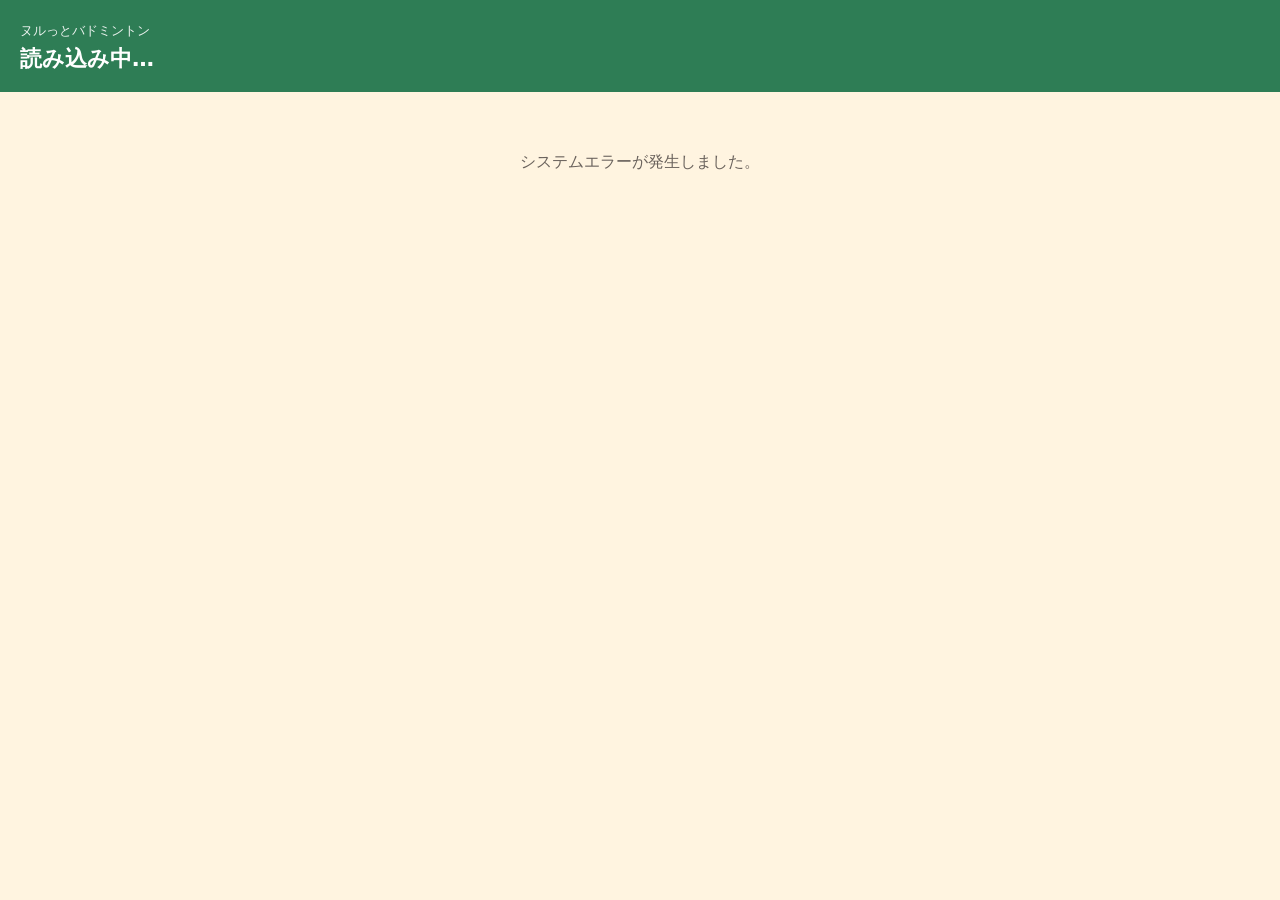
<file: index.html>
<!doctype html>
<html lang="ja">
<head>
<meta charset="utf-8">
<meta name="viewport" content="width=device-width, initial-scale=1, viewport-fit=cover">
<title>ラクっとバドミントン</title>
<link rel="stylesheet" href="style.css?v=7">
<script charset="utf-8" src="https://static.line-scdn.net/liff/edge/2/sdk.js"></script>
<script src="config.js?v=7"></script>
<script src="common.js?v=7"></script>
</head>
<body>
<header class="top">
  <div class="club" id="club"></div>
  <h1 id="title">読み込み中…</h1>
</header>

<div id="loading">読み込み中…</div>

<main id="app" hidden>
  <div id="error" class="msg err" hidden></div>
  <div id="view"></div>
</main>

<script>
(function () {
  const { C, api, userError, errMsg, initLiff, day, hm, range, esc, $, showError, genderTag } = App;
  const TITLES = { join: '参加登録', next: '次回開催日時', profile: 'プロフィール' };
  let page = 'join';
  let state = null;
  let pollTimer = null;

  $('club').textContent = C.CIRCLE_NAME;

  /* ---------------- 表示パーツ ---------------- */

  function eventCard(ev, label) {
    return `<div class="event-card">
      <div class="label">${esc(label)}</div>
      <div class="date">${esc(range(ev))}</div>
      <div class="place">${esc(ev.place)}</div>
    </div>`;
  }

  function waitingText(ev) {
    return `次回の開催日は${esc(day(ev.start))} ${esc(hm(ev.start))}〜${esc(hm(ev.end))}。<br>
      場所は${esc(ev.place)}です。<br>
      開催30分前（${esc(hm(ev.opensAt))}）になったら「参加」ボタンが表示されます。お待ちください。`;
  }

  const NONE_TEXT = '次回の開催日は未定です。<br>決まり次第こちらでご案内します。';

  function profileForm(p, submitLabel, lead) {
    p = p || {};
    const radio = (name, value, id) =>
      `<input type="radio" name="${name}" id="${id}" value="${value}" ${p[name] === value ? 'checked' : ''}><label for="${id}">${value}</label>`;
    return `
    <div class="card">
      ${lead ? `<div class="muted">${lead}</div>` : ''}
      <div class="row2">
        <div class="field">
          <label class="label" for="f-sei">姓（苗字）<span class="req"> 必須</span></label>
          <input id="f-sei" type="text" maxlength="15" placeholder="例：山田" autocomplete="family-name" value="${esc(p.sei || '')}">
        </div>
        <div class="field">
          <label class="label" for="f-mei">名（名前）<span class="req"> 必須</span></label>
          <input id="f-mei" type="text" maxlength="15" placeholder="例：健" autocomplete="given-name" value="${esc(p.mei || '')}">
        </div>
      </div>
      <div class="field">
        <label class="label" for="f-nick">ニックネーム<span class="req"> 必須</span></label>
        <input id="f-nick" type="text" maxlength="12" placeholder="例：やまけん" autocomplete="nickname" value="${esc(p.nickname || '')}">
        <div class="muted">組み合わせ表や参加者一覧に表示される名前です（12文字まで）</div>
      </div>
      <div class="field">
        <div class="label">性別<span class="req"> 必須</span></div>
        <div class="choices c3">${radio('gender', '男性', 'g1')}${radio('gender', '女性', 'g2')}${radio('gender', '回答しない', 'g3')}</div>
      </div>
      <div class="field">
        <div class="label">バドミントン経験<span class="req"> 必須</span></div>
        <div class="choices c2">${radio('experience', '経験者', 'e1')}${radio('experience', '未経験', 'e2')}</div>
      </div>
      <div class="field" id="years-field" ${p.experience === '経験者' ? '' : 'hidden'}>
        <div class="label">経験年数<span class="req"> 必須</span></div>
        <div class="choices c2">
          ${radio('years', '1年未満', 'y1')}${radio('years', '1〜3年', 'y2')}${radio('years', '3〜5年', 'y3')}${radio('years', '5年以上', 'y4')}
        </div>
      </div>
      <div class="field">
        <label class="label" for="f-hobby">趣味・ひとこと<span class="opt"> 任意</span></label>
        <textarea id="f-hobby" maxlength="100" placeholder="例：キャンプ、ラーメン巡り">${esc(p.hobby || '')}</textarea>
        <div class="counter"><span id="f-count">${(p.hobby || '').length}</span> / 100</div>
      </div>
      <button id="f-submit" class="btn btn-primary" type="button">${esc(submitLabel)}</button>
      <p class="muted center">ニックネーム・性別・趣味は、開催中に参加者どうしで表示されます。<br>姓・名は主催者だけが見られます。経験年数は組み合わせにのみ使います。</p>
    </div>`;
  }

  function bindProfileForm(onSubmit) {
    const val = (n) => (document.querySelector(`input[name="${n}"]:checked`) || {}).value || '';
    document.querySelectorAll('input[name="experience"]').forEach((el) =>
      el.addEventListener('change', () => { $('years-field').hidden = val('experience') !== '経験者'; }));
    $('f-hobby').addEventListener('input', () => { $('f-count').textContent = $('f-hobby').value.length; });
    $('f-submit').addEventListener('click', async () => {
      const data = {
        sei: $('f-sei').value.trim(), mei: $('f-mei').value.trim(), nickname: $('f-nick').value.trim(),
        gender: val('gender'),
        experience: val('experience'), years: val('years'), hobby: $('f-hobby').value.trim(),
      };
      if (!data.sei) return showError('姓（苗字）を入力してください');
      if (!data.mei) return showError('名（名前）を入力してください');
      if (!data.nickname) return showError('ニックネームを入力してください');
      if (!data.gender) return showError('性別を選択してください');
      if (!data.experience) return showError('経験の有無を選択してください');
      if (data.experience === '経験者' && !data.years) return showError('経験年数を選択してください');
      await busy($('f-submit'), '送信中…', () => onSubmit(data));
    });
  }

  function participantsHtml(list) {
    const items = list.map((p) => `
      <div class="person">
        <div class="name">${esc(p.name)} ${genderTag(p.gender)}</div>
        ${p.hobby ? `<div class="hobby">${esc(p.hobby)}</div>` : ''}
      </div>`).join('');
    return `
    <div class="card">
      <div style="display:flex;justify-content:space-between;align-items:center">
        <h2>今日の参加者</h2>
        <div><span class="count-badge">${list.length}</span> 人</div>
      </div>
      <span class="live">自動で更新されます</span>
    </div>
    <div class="list">${items}</div>`;
  }

  /* ---------------- 現在地の取得 ---------------- */

  function getLocation() {
    return new Promise((resolve, reject) => {
      if (!navigator.geolocation) {
        return reject(userError('この端末では位置情報を使えません'));
      }
      navigator.geolocation.getCurrentPosition(
        (pos) => resolve({ lat: pos.coords.latitude, lng: pos.coords.longitude, accuracy: pos.coords.accuracy }),
        (err) => {
          if (err.code === err.PERMISSION_DENIED) {
            reject(userError('位置情報の利用が許可されていません。iPhone：設定 → LINE → 位置情報 →「このAppの使用中のみ許可」。Android：設定 → アプリ → LINE → 権限 → 位置情報 →「許可」。変更後、この画面を開き直してください'));
          } else if (err.code === err.TIMEOUT) {
            reject(userError('現在地を取得できませんでした。入口や窓の近くでもう一度お試しください'));
          } else {
            reject(userError('現在地を取得できませんでした。スマホの位置情報サービスがオンになっているか確認してください'));
          }
        },
        { enableHighAccuracy: true, timeout: 15000, maximumAge: 0 }
      );
    });
  }

  async function joinWithLocation() {
    const location = await getLocation();
    state = await api('join', { location });
    renderJoin();
  }

  async function busy(btn, label, fn) {
    const orig = btn.textContent;
    btn.disabled = true; btn.textContent = label; showError('');
    try { await fn(); }
    catch (e) { showError(e); btn.disabled = false; btn.textContent = orig; }
  }

  /* ---------------- 各ページ ---------------- */

  function renderJoin() {
    const s = state, v = $('view');
    stopPoll();

    if (s.phase === 'none') {
      v.innerHTML = `<div class="card center"><div class="big-msg">${NONE_TEXT}</div></div>`;
      return;
    }
    if (s.phase === 'waiting') {
      v.innerHTML = `${eventCard(s.event, '次回の開催')}
        <div class="card"><div class="big-msg">${waitingText(s.event)}</div></div>`;
      return;
    }

    // ---- 受付中 ----
    if (!s.profile || !s.profile.complete) {
      const lead = s.profile
        ? '登録項目が増えました。姓・名・ニックネームを入力してから参加してください。'
        : 'はじめての方は、最初にプロフィールを登録してください。次回からは「参加」ボタンを押すだけです。<br>参加時に現在地を確認するので、会場の近くで登録してください。';
      v.innerHTML = eventCard(s.event, '本日の開催') + profileForm(s.profile, '登録して参加する', lead);
      bindProfileForm(async (data) => {
        const location = await getLocation(); // 先に位置情報の許可を取る
        await api('saveProfile', { data });
        state = await api('join', { location });
        renderJoin();
      });
      return;
    }

    if (!s.joined) {
      v.innerHTML = `${eventCard(s.event, '本日の開催')}
        <div class="card center">
          <div class="muted">${esc(s.profile.nickname)} さん、ようこそ！</div>
          <button id="join" class="join-btn" type="button">参加</button>
          <div class="muted">押すと現在地を確認して、今日の参加者として登録します。<br>会場の近くで押してください（位置情報は保存しません）</div>
        </div>`;
      $('join').addEventListener('click', () => busy($('join'), '確認中', joinWithLocation));
      return;
    }

    v.innerHTML = `<div class="msg ok">参加を受け付けました。楽しんでいきましょう！</div>
      ${eventCard(s.event, '本日の開催')}
      <div id="plist">${participantsHtml(s.participants || [])}</div>`;
    startPoll();
  }

  function renderNext() {
    const s = state, v = $('view');
    if (!s.event) {
      v.innerHTML = `<div class="card center"><div class="big-msg">${NONE_TEXT}</div></div>`;
      return;
    }
    const note = s.phase === 'open'
      ? (s.joined ? 'この開催には参加済みです。' : '現在、参加受付中です。メニューの「参加登録」から参加してください。')
      : `参加受付は開催30分前（${esc(day(s.event.opensAt))} ${esc(hm(s.event.opensAt))}）から始まります。`;
    v.innerHTML = `${eventCard(s.event, s.phase === 'open' ? '本日の開催' : '次回の開催')}
      <div class="card"><div class="big-msg" style="font-size:16px">${note}</div></div>`;
  }

  function renderProfile() {
    const s = state, v = $('view');
    v.innerHTML = profileForm(s.profile, s.profile ? '変更を保存する' : '登録する',
      s.profile ? '登録内容を変更できます。' : 'まだプロフィールが登録されていません。');
    bindProfileForm(async (data) => {
      state = await api('saveProfile', { data });
      v.innerHTML = `<div class="msg ok">保存しました。</div>
        <button id="close" class="btn btn-primary" type="button">閉じる</button>`;
      $('close').addEventListener('click', () => (liff.isInClient() ? liff.closeWindow() : renderProfile()));
    });
  }

  function render() {
    $('title').textContent = TITLES[page];
    ({ join: renderJoin, next: renderNext, profile: renderProfile })[page]();
  }

  /* ---------------- 参加者一覧の自動更新 ---------------- */

  function startPoll() {
    stopPoll();
    pollTimer = setInterval(async () => {
      if (document.visibilityState !== 'visible') return;
      try {
        const s = await api('status');
        const changed = s.phase !== state.phase || s.joined !== state.joined;
        state = s;
        if (changed) return renderJoin();
        $('plist').innerHTML = participantsHtml(s.participants || []);
      } catch (e) { /* 一時的な通信エラーは次回に再試行 */ }
    }, (C.POLL_SECONDS || 20) * 1000);
  }
  function stopPoll() { if (pollTimer) clearInterval(pollTimer); pollTimer = null; }

  /* ---------------- 起動 ---------------- */

  async function main() {
    try {
      if (!(await initLiff(C.LIFF_ID))) return;
      const q = new URLSearchParams(location.search).get('page');
      if (TITLES[q]) page = q;
      state = await api('status');
      $('loading').hidden = true;
      $('app').hidden = false;
      render();
    } catch (e) {
      $('loading').textContent = errMsg(e);
      }
  }
  main();
})();
</script>
</body>
</html>
</file>
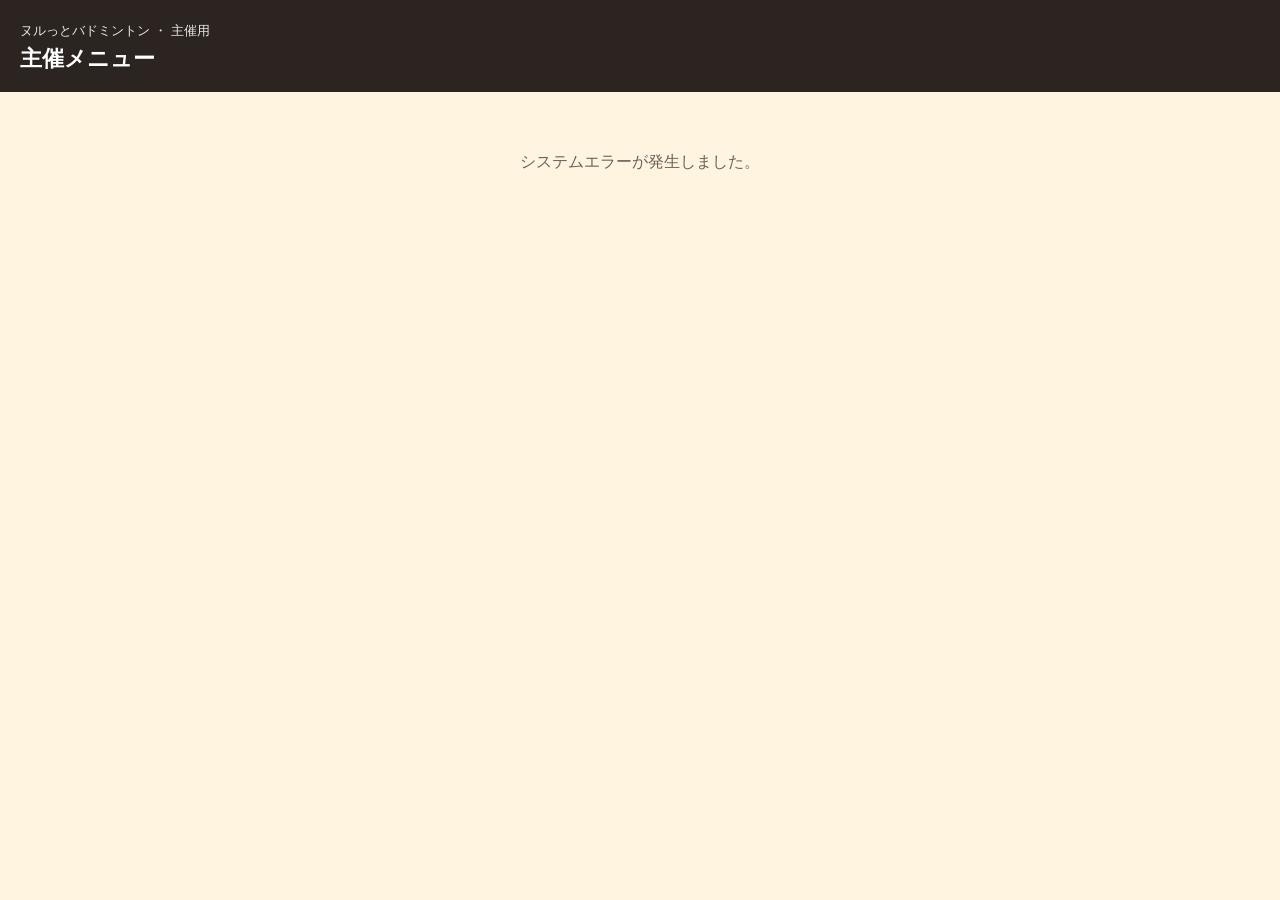
<file: admin.html>
<!doctype html>
<html lang="ja">
<head>
<meta charset="utf-8">
<meta name="viewport" content="width=device-width, initial-scale=1, viewport-fit=cover">
<title>ラクっとバドミントン 主催メニュー</title>
<link rel="stylesheet" href="style.css?v=8">
<script charset="utf-8" src="https://static.line-scdn.net/liff/edge/2/sdk.js"></script>
<script src="qrcode.js?v=8"></script>
<script src="config.js?v=8"></script>
<script src="common.js?v=8"></script>
</head>
<body>
<header class="top admin">
  <div class="club" id="club"></div>
  <h1 id="title">主催メニュー</h1>
</header>

<div id="loading">読み込み中…</div>

<main id="app" hidden>
  <div class="tabs" id="tabs">
    <button type="button" data-page="event">開催設定</button>
    <button type="button" data-page="export">参加者を送る</button>
    <button type="button" data-page="roster">名簿</button>
    <button type="button" data-page="history">過去の開催</button>
  </div>
  <div id="error" class="msg err" hidden></div>
  <div id="view"></div>
</main>

<script>
(function () {
  const { C, api, userError, errMsg, initLiff, day, hm, ymd, range, esc, $, showError, genderTag, confirmDialog } = App;
  const TITLES = { event: '開催設定', export: '参加者を iPad へ送る', roster: '参加者名簿', history: '過去の開催', share: 'iPad へ送る' };
  let page = 'event';
  let events = [];
  let exportCache = null; // { eventId, data }

  $('club').textContent = C.CIRCLE_NAME + ' ・ 主催用';

  async function busy(btn, label, fn) {
    const orig = btn.textContent;
    btn.disabled = true; btn.textContent = label; showError('');
    try { await fn(); }
    catch (e) { showError(e); }
    finally { if (document.body.contains(btn)) { btn.disabled = false; btn.textContent = orig; } }
  }

  function phasePill(e) {
    if (e.phase === 'canceled') return '<span class="pill canceled">中止</span>';
    if (e.phase === 'open') return '<span class="pill open">受付中</span>';
    if (e.past) return '<span class="pill">終了</span>';
    return '<span class="pill">予定</span>';
  }

  /* ================= 開催設定 ================= */

  function renderEvent(editing) {
    const e = editing || {};
    const upcoming = events.filter((x) => !x.past);
    $('view').innerHTML = `
    <div class="card">
      <h2>${editing ? '開催を編集' : '開催を登録'}</h2>
      <div class="field">
        <label class="label" for="ev-date">開催日</label>
        <input id="ev-date" type="date" value="${e.start ? ymd(e.start) : ''}">
      </div>
      <div class="row2">
        <div class="field"><label class="label" for="ev-start">開始</label>
          <input id="ev-start" type="time" step="300" value="${e.start ? hm(e.start) : '18:00'}"></div>
        <div class="field"><label class="label" for="ev-end">終了</label>
          <input id="ev-end" type="time" step="300" value="${e.end ? hm(e.end) : '21:00'}"></div>
      </div>
      <div class="field">
        <label class="label" for="ev-place">開催場所</label>
        <input id="ev-place" type="text" maxlength="60" placeholder="例：札幌市中央体育館" value="${esc(e.place || '')}">
        <div class="muted">施設名か住所を入れると、参加時の位置確認に自動で使われます。</div>
      </div>
      <button id="ev-save" class="btn btn-dark" type="button">${editing ? '変更を保存' : 'この内容で登録'}</button>
      ${editing ? '<button id="ev-cancel-edit" class="btn btn-outline" type="button">編集をやめる</button>' : ''}
      <div class="muted">参加者には、開始30分前になると「参加」ボタンが表示されます。</div>
    </div>
    <div class="card">
      <h2>これからの開催</h2>
      ${upcoming.length ? upcoming.map((x) => `
        <div class="ev-item">
          <div class="when">${esc(range(x))} ${phasePill(x)}</div>
          <div class="muted">📍 ${esc(x.place)} ・ 参加 ${x.count}人</div>
          <div class="muted">${x.venueFound
            ? `位置確認：${esc(x.venueAddress)}`
            : '⚠ 地図で場所が見つからないため、位置確認なしで参加できます。施設名か住所に直すと確認が有効になります'}</div>
          ${x.phase === 'canceled' ? '' : `<div class="actions">
            <button class="btn btn-outline btn-small" data-edit="${esc(x.id)}" type="button">編集</button>
            <button class="btn btn-outline btn-small" data-cancel="${esc(x.id)}" type="button">中止にする</button>
          </div>`}
        </div>`).join('') : '<div class="muted">登録された開催はありません。</div>'}
    </div>`;

    $('ev-save').addEventListener('click', () => busy($('ev-save'), '保存中…', async () => {
      const data = {
        id: e.id || '', date: $('ev-date').value, start: $('ev-start').value,
        end: $('ev-end').value, place: $('ev-place').value.trim(),
      };
      if (!data.date) throw userError('開催日を入力してください');
      if (!data.place) throw userError('開催場所を入力してください');
      events = (await api('saveEvent', { data })).events;
      renderEvent();
      const saved = events.filter((x) => !x.past).find((x) => x.place === data.place);
      const geo = saved && saved.venueFound
        ? `位置確認の基準：${esc(saved.venueAddress)}`
        : '⚠ 地図で場所が見つからなかったため、この開催は位置確認なしで参加できます。';
      $('view').insertAdjacentHTML('afterbegin', `<div class="msg ok">保存しました。<br><span style="font-weight:500">${geo}</span></div>`);
    }));
    if (editing) $('ev-cancel-edit').addEventListener('click', () => renderEvent());

    $('view').querySelectorAll('[data-edit]').forEach((b) => b.addEventListener('click', () => {
      renderEvent(events.find((x) => x.id === b.dataset.edit));
      window.scrollTo(0, 0);
    }));
    $('view').querySelectorAll('[data-cancel]').forEach((b) => b.addEventListener('click', async () => {
      const x = events.find((y) => y.id === b.dataset.cancel);
      const ok = await confirmDialog({
        title: 'この開催を中止にしますか？',
        message: `${range(x)}\n${x.place}`,
        ok: '中止にする',
        danger: true,
      });
      if (!ok) return;
      busy(b, '…', async () => {
        events = (await api('cancelEvent', { eventId: x.id })).events;
        renderEvent();
      });
    }));
  }

  /* ================= iPad へ送る ================= */

  function defaultExportEvent() {
    const live = events.filter((x) => x.phase !== 'canceled');
    return live.find((x) => x.phase === 'open')
      || live.filter((x) => new Date(x.start) <= new Date()).pop()
      || live[0];
  }

  function fileNameOf(data) {
    return `rakutto_${data.event.date}_${data.participants.length}人.json`;
  }

  // QR 用の短い形式（趣味は入れない）
  function compactOf(data) {
    const g = { male: 'm', female: 'f', none: 'n' };
    const y = { none: 0, lt1: 1, '1to3': 2, '3to5': 3, gte5: 4 };
    return JSON.stringify({
      v: 1,
      e: { id: data.event.external_event_id, d: data.event.date, s: data.event.start, t: data.event.end, p: data.event.place },
      m: data.participants.map((p) => [p.id, p.display_name, g[p.gender] || 'n', p.experience === 'experienced' ? (y[p.experience_years] || 0) : 0]),
    });
  }

  async function shareJson(data) {
    const file = new File([JSON.stringify(data, null, 2)], fileNameOf(data), { type: 'application/json' });
    if (navigator.canShare && navigator.canShare({ files: [file] })) {
      await navigator.share({ files: [file], title: fileNameOf(data) });
      return true;
    }
    return false;
  }

  async function renderExport() {
    const list = events.filter((x) => x.phase !== 'canceled');
    if (!list.length) {
      $('view').innerHTML = '<div class="card"><div class="muted">送れる開催がありません。先に「開催設定」で開催を登録してください。</div></div>';
      return;
    }
    const cur = (exportCache && list.find((x) => x.id === exportCache.eventId)) || defaultExportEvent();
    $('view').innerHTML = `
    <div class="card">
      <div class="field">
        <label class="label" for="ex-event">開催回</label>
        <select id="ex-event">${list.map((x) => `<option value="${esc(x.id)}" ${x.id === cur.id ? 'selected' : ''}>${esc(range(x))}（${x.count}人）</option>`).join('')}</select>
      </div>
      <div id="ex-summary" class="muted">参加者を読み込み中…</div>
      <button id="ex-airdrop" class="btn btn-dark" type="button" disabled>AirDrop で iPad に送る</button>
      <button id="ex-qr" class="btn btn-outline" type="button" disabled>QRコードを表示</button>
      <div class="actions-row">
        <button id="ex-reload" class="btn btn-outline btn-small" type="button">最新の参加者に更新</button>
        <button id="ex-add" class="btn btn-outline btn-small" type="button">＋ 参加者を手動で追加</button>
      </div>
    </div>
    <div id="ex-qr-area"></div>
    <div id="ex-list" class="list"></div>`;

    const load = async () => {
      const id = $('ex-event').value;
      $('ex-airdrop').disabled = $('ex-qr').disabled = true;
      $('ex-qr-area').innerHTML = '';
      $('ex-summary').textContent = '参加者を読み込み中…';
      try {
        show(id, (await api('exportData', { eventId: id })).data);
      } catch (e) { showError(e); }
    };

    const show = (id, data) => {
      exportCache = { eventId: id, data };
      $('ex-summary').innerHTML = `<b>${data.participants.length}人</b>の参加者を送ります。<br>ファイル名：${esc(fileNameOf(data))}`;
      $('ex-list').innerHTML = data.participants.map((p) => `
        <div class="person person-row">
          <div><div class="name">${esc(p.display_name)} <span class="muted">${esc(p.name)}</span></div>
          <div class="hobby">${{ male: '男性', female: '女性', none: '—' }[p.gender]} ・ ${p.experience === 'experienced' ? '経験者' : '未経験'}</div></div>
          <button class="btn btn-outline btn-small" data-remove="${esc(p.id)}" type="button">取消</button>
        </div>`).join('');
      $('ex-airdrop').disabled = $('ex-qr').disabled = false;
      $('ex-list').querySelectorAll('[data-remove]').forEach((b) => b.addEventListener('click', async () => {
        const p = data.participants.find((x) => x.id === b.dataset.remove);
        const ok = await confirmDialog({
          title: `${p.display_name} さんの参加を取り消しますか？`,
          message: 'この開催の参加者から外します（名簿からは消えません）。',
          ok: '取り消す', danger: true,
        });
        if (!ok) return;
        await busy(b, '…', async () => {
          const r = await api('removeAttend', { eventId: id, key: p.id });
          events = r.events;
          show(id, r.data);
        });
      }));
    };

    $('ex-event').addEventListener('change', load);
    $('ex-reload').addEventListener('click', load);
    $('ex-add').addEventListener('click', () => { exportCache = { eventId: $('ex-event').value }; go('roster'); });

    // データは先に読み込んでおき、ボタンを押した瞬間に共有を開く（iOSの制約対策）
    $('ex-airdrop').addEventListener('click', async () => {
      showError('');
      const data = exportCache.data;
      try {
        if (await shareJson(data)) return;
      } catch (e) {
        if (e.name === 'AbortError') return; // 共有をキャンセルした
      }
      // LINE内ブラウザで共有できない場合は Safari で開き直す
      try {
        const { token } = await api('exportLink', { eventId: exportCache.eventId });
        liff.openWindow({ url: `${C.ADMIN_PAGE_URL}?page=share&t=${token}`, external: true });
      } catch (e) { showError(e); }
    });

    $('ex-qr').addEventListener('click', () => {
      const area = $('ex-qr-area');
      try {
        qrcode.stringToBytes = qrcode.stringToBytesFuncs['UTF-8'];
        const qr = qrcode(0, 'L');
        qr.addData(compactOf(exportCache.data), 'Byte');
        qr.make();
        area.innerHTML = `<div class="card"><h2>iPad のカメラで読み取り</h2>
          <div class="qr">${qr.createSvgTag(4, 8)}</div>
          <div class="muted">QRにはニックネーム・性別・経験のみを入れています（姓名と趣味は含みません）。</div></div>`;
        area.scrollIntoView({ behavior: 'smooth' });
      } catch (e) {
        area.innerHTML = '<div class="msg err">参加者が多く、QRコード1枚に収まりません。AirDrop を使ってください。</div>';
      }
    });

    load();
  }

  /* ================= 名簿 ================= */

  const ROLE_LABEL = { owner: 'オーナー', admin: '管理者' };

  /** 名簿に手動で追加するときの入力欄（一般用のプロフィール登録と同じ項目） */
  function memberForm() {
    const radio = (name, value, id) =>
      `<input type="radio" name="m-${name}" id="${id}" value="${value}"><label for="${id}">${value}</label>`;
    return `
      <div class="row2">
        <div class="field"><label class="label" for="m-sei">姓（苗字）<span class="req"> 必須</span></label>
          <input id="m-sei" type="text" maxlength="15" placeholder="例：山田"></div>
        <div class="field"><label class="label" for="m-mei">名（名前）<span class="req"> 必須</span></label>
          <input id="m-mei" type="text" maxlength="15" placeholder="例：健"></div>
      </div>
      <div class="field"><label class="label" for="m-nick">ニックネーム<span class="req"> 必須</span></label>
        <input id="m-nick" type="text" maxlength="12" placeholder="例：やまけん"></div>
      <div class="field"><div class="label">性別<span class="req"> 必須</span></div>
        <div class="choices c3">${radio('gender', '男性', 'mg1')}${radio('gender', '女性', 'mg2')}${radio('gender', '回答しない', 'mg3')}</div></div>
      <div class="field"><div class="label">バドミントン経験<span class="req"> 必須</span></div>
        <div class="choices c2">${radio('experience', '経験者', 'me1')}${radio('experience', '未経験', 'me2')}</div></div>
      <div class="field" id="m-years-field" hidden><div class="label">経験年数<span class="req"> 必須</span></div>
        <div class="choices c2">${radio('years', '1年未満', 'my1')}${radio('years', '1〜3年', 'my2')}${radio('years', '3〜5年', 'my3')}${radio('years', '5年以上', 'my4')}</div></div>
      <div class="field"><label class="label" for="m-hobby">趣味・ひとこと<span class="opt"> 任意</span></label>
        <textarea id="m-hobby" maxlength="100"></textarea></div>
      <button id="m-save" class="btn btn-dark" type="button">名簿に追加する</button>`;
  }

  function bindMemberForm(onSubmit) {
    const val = (n) => (document.querySelector(`input[name="m-${n}"]:checked`) || {}).value || '';
    document.querySelectorAll('input[name="m-experience"]').forEach((el) =>
      el.addEventListener('change', () => { $('m-years-field').hidden = val('experience') !== '経験者'; }));
    $('m-save').addEventListener('click', () => busy($('m-save'), '追加中…', async () => {
      const data = {
        sei: $('m-sei').value.trim(), mei: $('m-mei').value.trim(), nickname: $('m-nick').value.trim(),
        gender: val('gender'), experience: val('experience'), years: val('years'), hobby: $('m-hobby').value.trim(),
      };
      if (!data.sei) throw userError('姓（苗字）を入力してください');
      if (!data.mei) throw userError('名（名前）を入力してください');
      if (!data.nickname) throw userError('ニックネームを入力してください');
      if (!data.gender) throw userError('性別を選択してください');
      if (!data.experience) throw userError('経験の有無を選択してください');
      if (data.experience === '経験者' && !data.years) throw userError('経験年数を選択してください');
      await onSubmit(data);
    }));
  }

  async function renderRoster(res) {
    if (!res) {
      $('view').innerHTML = '<div class="muted">読み込み中…</div>';
      res = await api('roster');
    }
    const { people } = res;
    const admins = people.filter((p) => p.role);
    const others = people.filter((p) => !p.role && !p.manual)
      .slice().sort((a, b) => a.nickname.localeCompare(b.nickname, 'ja'));
    const byName = people.slice().sort((a, b) => a.nickname.localeCompare(b.nickname, 'ja'));
    const manuals = byName.filter((p) => p.manual);
    const live = events.filter((x) => x.phase !== 'canceled');
    const curEv = (exportCache && live.find((x) => x.id === exportCache.eventId)) || defaultExportEvent();
    $('view').innerHTML = `
    ${res.notice ? `<div class="msg err">${esc(res.notice)}</div>` : ''}
    <div id="ro-msg"></div>
    <div class="card" id="ro-attend-card">
      <h2>参加者として登録</h2>
      <div class="muted">LINEで「参加」を押せない人を、主催がかわりに開催の参加者に入れます（受付時間・位置確認なし）。名簿にいない人は、先に下の「ユーザー追加」で追加してください。</div>
      ${live.length ? `
      <div class="field">
        <label class="label" for="ro-ev">開催回</label>
        <select id="ro-ev">${live.map((x) => `<option value="${esc(x.id)}" ${curEv && x.id === curEv.id ? 'selected' : ''}>${esc(range(x))}（${x.count}人）</option>`).join('')}</select>
      </div>
      <div class="field">
        <label class="label" for="ro-person">参加する人</label>
        <select id="ro-person"><option value="">名簿から選ぶ</option>${byName.map((p) =>
          `<option value="${esc(p.key)}" ${p.key === res.addedKey ? 'selected' : ''}>${esc(p.nickname)}（${esc(p.name)}）${p.manual ? ' ・手動' : ''}</option>`).join('')}</select>
      </div>
      <button id="ro-attend" class="btn btn-dark" type="button">参加者として登録</button>`
      : '<div class="muted">登録できる開催がありません。先に「開催設定」で開催を登録してください。</div>'}
    </div>
    <div class="card">
      <h2>ユーザー追加</h2>
      <div class="muted">LINEを使っていない人などを名簿に追加します。</div>
      <button id="ro-new" class="btn btn-outline" type="button">＋ ユーザーを追加する</button>
      <div id="ro-form" hidden>${memberForm()}</div>
      ${manuals.length ? `
      <div class="label">手動で追加したユーザー（${manuals.length}人）</div>
      <div class="list">${manuals.map((p) => `
        <div class="admin-row">
          <div class="name"><b>${esc(p.nickname)}</b> <span class="muted">${esc(p.name)} ・ 参加${p.count}回</span></div>
          <button class="btn btn-outline btn-small" data-del="${esc(p.key)}" type="button">削除</button>
        </div>`).join('')}</div>` : ''}
    </div>
    <div class="card">
      <h2>管理者</h2>
      <div class="muted">管理者は主催メニュー（開催設定・参加者を送る・名簿・過去の開催）を使えます。付与・解除すると、その人のLINEのメニューもすぐ切り替わります。</div>
      <div class="list">${admins.map((p) => `
        <div class="admin-row">
          <div class="name"><b>${esc(p.nickname)}</b> <span class="muted">${esc(p.name)}</span>${p.me ? ' <span class="pill">自分</span>' : ''}</div>
          ${p.role === 'owner'
            ? '<span class="pill">オーナー</span>'
            : p.me ? '<span class="pill">管理者</span>'
            : `<button class="btn btn-outline btn-small" data-revoke="${esc(p.key)}" type="button">解除</button>`}
        </div>`).join('')}</div>
      ${others.length ? `
      <div class="field">
        <label class="label" for="ro-add">管理者を追加</label>
        <select id="ro-add"><option value="">参加者を選ぶ</option>${others.map((p) =>
          `<option value="${esc(p.key)}">${esc(p.nickname)}（${esc(p.name)}）</option>`).join('')}</select>
      </div>
      <button id="ro-grant" class="btn btn-dark" type="button">管理者にする</button>` : ''}
      <div class="muted">オーナーはGASの設定（ADMIN_USER_IDS）で決まるため、ここでは外せません。自分の権限はほかの管理者に外してもらってください。</div>
    </div>
    <div class="card">
      <div style="display:flex;justify-content:space-between;align-items:center">
        <h2>登録者</h2><div><span class="count-badge">${people.length}</span> 人</div>
      </div>
      <div class="table-wrap"><table>
        <thead><tr><th>ニックネーム</th><th>氏名</th><th>性別</th><th>経験</th><th>参加</th><th>最終参加</th><th>権限</th></tr></thead>
        <tbody>${people.map((p) => `<tr>
          <td><b>${esc(p.nickname)}</b></td><td>${esc(p.name)}</td><td>${genderTag(p.gender)}</td>
          <td>${esc(p.experience === '経験者' ? p.years : '未経験')}</td>
          <td class="num">${p.count}回</td><td>${p.last ? esc(day(p.last)) : '—'}</td>
          <td>${p.manual ? '<span class="pill">手動</span> ' : ''}${p.role ? `<span class="pill">${ROLE_LABEL[p.role]}</span>` : ''}</td></tr>`).join('')}</tbody>
      </table></div>
    </div>`;

    // ---- 参加者として登録 ----
    const okMsg = (html) => { $('ro-msg').innerHTML = `<div class="msg ok">${html}</div>`; window.scrollTo(0, 0); };
    if ($('ro-attend')) {
      $('ro-attend').addEventListener('click', () => busy($('ro-attend'), '登録中…', async () => {
        const eventId = $('ro-ev').value, key = $('ro-person').value;
        if (!key) throw userError('参加する人を選んでください');
        const p = people.find((x) => x.key === key);
        events = (await api('addAttend', { eventId, key })).events;
        exportCache = { eventId };
        await renderRoster(await api('roster'));
        const ev = events.find((x) => x.id === eventId);
        okMsg(`${esc(p.nickname)} さんを ${esc(range(ev))} の参加者に登録しました（${ev.count}人）。
          <button id="ro-to-export" class="btn btn-dark" type="button" style="margin-top:10px">参加者を iPad へ送る</button>`);
        $('ro-to-export').addEventListener('click', () => go('export'));
      }));
    }

    // ---- ユーザー追加 ----
    $('ro-new').addEventListener('click', () => { $('ro-form').hidden = false; $('ro-new').hidden = true; $('m-sei').focus(); });
    bindMemberForm(async (data) => {
      const r = await api('addMember', { data });
      await renderRoster(r);
      okMsg(`${esc(data.nickname)} さんを名簿に追加しました。<br><span style="font-weight:500">続けて「参加者として登録」で開催回を選んで登録できます。</span>`);
    });

    // ---- 手動で追加したユーザーの削除 ----
    $('view').querySelectorAll('[data-del]').forEach((b) => b.addEventListener('click', async () => {
      const p = people.find((x) => x.key === b.dataset.del);
      const ok = await confirmDialog({
        title: `${p.nickname} さんを名簿から削除しますか？`,
        message: p.count
          ? `参加記録（${p.count}回分）も一緒に削除され、過去の開催の参加者からも消えます。\n元に戻せません。`
          : '元に戻せません。',
        ok: '削除する', danger: true,
      });
      if (!ok) return;
      await busy(b, '…', async () => {
        const r = await api('removeMember', { key: p.key });
        events = r.events;
        await renderRoster(r);
        okMsg(`${esc(p.nickname)} さんを名簿から削除しました。`);
      });
    }));

    const change = async (btn, key, admin) => {
      const p = people.find((x) => x.key === key);
      const ok = await confirmDialog(admin
        ? { title: `${p.nickname} さんを管理者にしますか？`, message: '主催メニューが使えるようになり、参加者の氏名や名簿も見られるようになります。', ok: '管理者にする' }
        : { title: `${p.nickname} さんの管理者権限を解除しますか？`, message: 'LINEのメニューが一般用に戻ります。', ok: '解除する', danger: true });
      if (!ok) return;
      await busy(btn, '変更中…', async () => {
        const r = await api('setRole', { key, admin });
        renderRoster(r);
      });
    };
    $('view').querySelectorAll('[data-revoke]').forEach((b) =>
      b.addEventListener('click', () => change(b, b.dataset.revoke, false)));
    if ($('ro-grant')) {
      $('ro-grant').addEventListener('click', () => {
        const key = $('ro-add').value;
        if (!key) return showError('管理者にする参加者を選んでください');
        change($('ro-grant'), key, true);
      });
    }
  }

  /* ================= 過去の開催 ================= */

  async function renderHistory() {
    $('view').innerHTML = '<div class="muted">読み込み中…</div>';
    const list = (await api('history')).events;
    const held = list.filter((x) => !x.canceled);
    $('view').innerHTML = `
    <div class="card">
      <div style="display:flex;justify-content:space-between;align-items:center">
        <h2>これまでの開催</h2><div><span class="count-badge">${held.length}</span> 回</div>
      </div>
      ${held.length ? `<div class="muted">延べ ${held.reduce((n, x) => n + x.count, 0)}人 ・ 1回平均 ${
        (held.reduce((n, x) => n + x.count, 0) / held.length).toFixed(1)}人</div>` : ''}
      ${list.length ? list.map((x) => `
        <details class="ev-item history">
          <summary>
            <div class="when">${esc(range(x))} ${x.canceled ? '<span class="pill canceled">中止</span>' : `<span class="pill">${x.count}人</span>`}</div>
            <div class="muted">📍 ${esc(x.place)}</div>
          </summary>
          ${x.canceled ? '' : x.participants.length
            ? `<div class="chips">${x.participants.map((p) => `<span class="chip">${esc(p.name)} ${genderTag(p.gender)}</span>`).join('')}</div>`
            : '<div class="muted">参加者はいませんでした。</div>'}
        </details>`).join('') : '<div class="muted">終わった開催はまだありません。</div>'}
    </div>`;
  }

  /* ================= Safari 共有ページ ================= */

  async function shareMain() {
    $('title').textContent = TITLES.share;
    $('tabs').hidden = true;
    $('loading').hidden = true;
    $('app').hidden = false;
    const token = new URLSearchParams(location.search).get('t') || '';
    try {
      const { data } = await api('exportByToken', { token });
      $('view').innerHTML = `
      <div class="card">
        <div class="big-msg" style="font-size:16px">${esc(data.event.name)}<br>参加者 ${data.participants.length}人</div>
        <button id="sh-go" class="btn btn-dark" type="button">AirDrop で iPad に送る</button>
        <a id="sh-dl" class="btn btn-outline" download="${esc(fileNameOf(data))}">ファイルとして保存</a>
        <div class="muted">「AirDrop で送る」を押すと共有メニューが開きます。AirDrop から iPad を選んでください。</div>
      </div>`;
      const blob = new Blob([JSON.stringify(data, null, 2)], { type: 'application/json' });
      $('sh-dl').href = URL.createObjectURL(blob);
      $('sh-go').addEventListener('click', async () => {
        try {
          if (!(await shareJson(data))) showError('この端末では共有メニューを開けません。「ファイルとして保存」を使ってください。');
        } catch (e) { if (e.name !== 'AbortError') showError(e); }
      });
    } catch (e) { showError(e); }
  }

  /* ================= 起動 ================= */

  function go(p) {
    page = p;
    $('title').textContent = TITLES[p];
    document.querySelectorAll('#tabs button').forEach((b) => b.classList.toggle('on', b.dataset.page === p));
    showError('');
    const run = { event: () => renderEvent(), export: renderExport, roster: () => renderRoster(), history: renderHistory }[p];
    Promise.resolve(run()).catch((e) => showError(e));
  }

  async function main() {
    const q = new URLSearchParams(location.search).get('page');
    if (q === 'share') return shareMain(); // LIFF を使わない（Safari で開く）

    try {
      if (!(await initLiff(C.ADMIN_LIFF_ID))) return;
      const chk = await api('adminCheck');
      $('loading').hidden = true;
      $('app').hidden = false;
      if (!chk.admin) {
        $('tabs').hidden = true;
        $('view').innerHTML = `<div class="card">
          <h2>管理者のみ利用できます</h2>
          <div class="muted">管理者から「名簿」→「管理者を追加」で権限を付与してもらってください（先に参加登録でプロフィールを登録しておく必要があります）。</div>
          <div class="muted">最初の管理者（オーナー）を設定する場合は、下の ID を GAS のスクリプトプロパティ ADMIN_USER_IDS に設定してください。</div>
          <input type="text" readonly value="${esc(chk.userId)}" onclick="this.select()">
        </div>`;
        return;
      }
      events = (await api('listEvents')).events;
      document.querySelectorAll('#tabs button').forEach((b) => b.addEventListener('click', () => go(b.dataset.page)));
      go(TITLES[q] && q !== 'share' ? q : 'event');
    } catch (e) {
      $('loading').textContent = errMsg(e);
      }
  }
  main();
})();
</script>
</body>
</html>
</file>
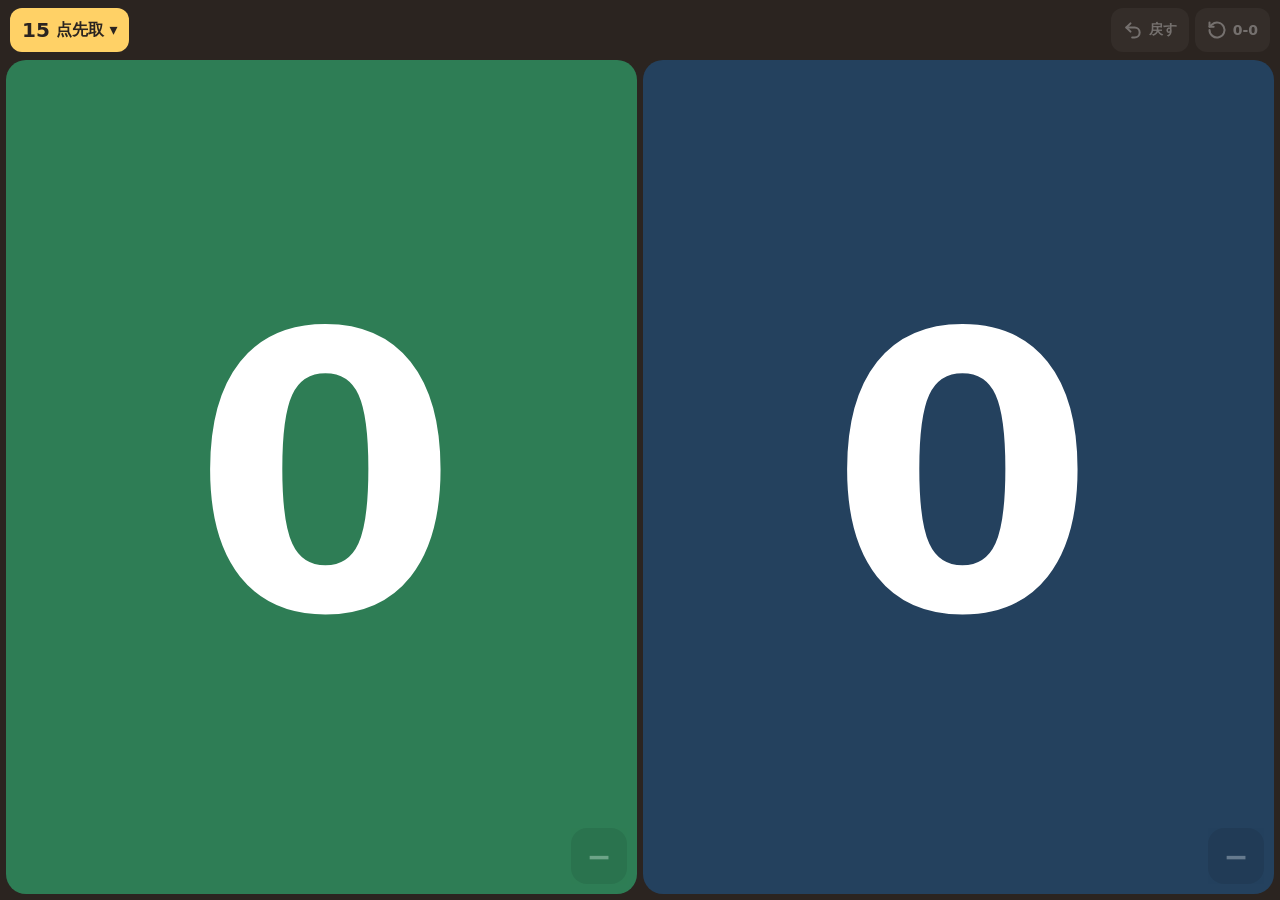
<file: score.html>
<!doctype html>
<html lang="ja">
<head>
<meta charset="utf-8">
<meta name="viewport" content="width=device-width, initial-scale=1, viewport-fit=cover, user-scalable=no">
<meta name="theme-color" content="#2B2420">
<title>点数ボード</title>
<link rel="stylesheet" href="style.css?v=8">
<script charset="utf-8" src="https://static.line-scdn.net/liff/edge/2/sdk.js"></script>
<script src="config.js?v=8"></script>
<script src="common.js?v=8"></script>
<style>
  /* 点数ボード専用（全画面で使う） */
  html, body { height: 100%; overflow: hidden; overscroll-behavior: none; }
  body.board {
    background: var(--ink); color: #fff;
    display: flex; flex-direction: column; height: 100dvh;
    padding: env(safe-area-inset-top, 0px) env(safe-area-inset-right, 0px) env(safe-area-inset-bottom, 0px) env(safe-area-inset-left, 0px);
    -webkit-user-select: none; user-select: none; -webkit-touch-callout: none;
    touch-action: manipulation;
  }

  .bar { display: flex; align-items: center; gap: 6px; padding: 8px 10px; flex: none; }
  .bar button {
    min-height: 44px; min-width: 44px; padding: 0 12px; border: none; border-radius: 12px;
    background: rgba(255, 255, 255, .12); color: #fff; font-family: inherit; font-size: 14px; font-weight: 700;
    display: inline-flex; align-items: center; justify-content: center; gap: 6px; cursor: pointer; white-space: nowrap;
  }
  .bar button:disabled { opacity: .35; }
  .bar button:active { background: rgba(255, 255, 255, .25); }
  .bar .target { margin-right: auto; background: var(--yellow); color: var(--ink); font-size: 16px; }
  .bar .target b { font-size: 20px; }
  .bar svg { width: 20px; height: 20px; }

  .court { flex: 1; display: flex; flex-direction: column; gap: 6px; padding: 0 6px 6px; min-height: 0; }

  .side {
    position: relative; flex: 1; min-height: 0; border-radius: 20px; overflow: hidden;
    display: flex; align-items: center; justify-content: center;
    cursor: pointer; -webkit-tap-highlight-color: transparent;
    transition: box-shadow .15s;
  }
  .side.s0 { background: var(--green); }
  .side.s1 { background: #24415E; }
  .side:active::after { content: ""; position: absolute; inset: 0; background: rgba(255, 255, 255, .08); }
  .side.bump .pts { animation: bump .18s ease-out; }
  @keyframes bump { 0% { transform: scale(1.08); } 100% { transform: scale(1); } }

  /* サーブ側を強調 */
  .side.serving { box-shadow: inset 0 0 0 6px var(--yellow); }
  .side .serve {
    position: absolute; top: 14px; left: 14px; pointer-events: none;
    font-size: clamp(14px, 3.6vmin, 20px); font-weight: 800;
    background: var(--yellow); color: var(--ink); padding: 5px 14px; border-radius: 999px;
  }

  .side .pts {
    font-size: min(34dvh, 62vw); line-height: 1; font-weight: 800;
    font-variant-numeric: tabular-nums; letter-spacing: -.02em; pointer-events: none;
  }
  .side .minus {
    position: absolute; right: 10px; bottom: 10px; width: 56px; height: 56px; border-radius: 16px;
    border: none; background: rgba(0, 0, 0, .25); color: #fff; font-size: 30px; font-weight: 800;
    font-family: inherit; cursor: pointer; display: flex; align-items: center; justify-content: center;
  }
  .side .minus:disabled { opacity: .3; }

  /* 横向き：左右に並べる */
  @media (orientation: landscape) {
    .court { flex-direction: row; }
    .side .pts { font-size: min(62dvh, 30vw); }
  }

  /* ゲーム終了 */
  .over {
    position: fixed; inset: 0; z-index: 50; background: rgba(20, 16, 14, .82);
    display: flex; align-items: center; justify-content: center; padding: 20px;
  }
  .over-card {
    width: 100%; max-width: 360px; background: #fff; color: var(--ink); border-radius: 22px;
    padding: 22px 20px 18px; display: flex; flex-direction: column; gap: 12px; text-align: center;
  }
  .over-card .ttl { font-size: 22px; font-weight: 800; }
  .final { display: grid; grid-template-columns: 1fr 1fr; gap: 10px; margin-top: 8px; }
  .final div {
    position: relative; border-radius: 16px; padding: 14px 0; color: #fff;
    font-size: 48px; font-weight: 800; font-variant-numeric: tabular-nums; line-height: 1;
  }
  .final .f0 { background: var(--green); }
  .final .f1 { background: #24415E; }
  .final .win::after {
    content: "勝ち"; position: absolute; top: -10px; left: 50%; transform: translateX(-50%);
    font-size: 13px; background: var(--yellow); color: var(--ink); padding: 3px 12px; border-radius: 999px;
  }

  /* 先取点の設定 */
  .sheet-bg { position: fixed; inset: 0; z-index: 60; background: rgba(20, 16, 14, .6); display: flex; align-items: flex-end; justify-content: center; }
  .sheet {
    width: 100%; max-width: 520px; max-height: 92dvh; overflow-y: auto;
    background: var(--bg); color: var(--ink); border-radius: 22px 22px 0 0;
    padding: 20px 18px calc(18px + env(safe-area-inset-bottom, 0px)); display: flex; flex-direction: column; gap: 16px;
  }
  @media (orientation: landscape) { .sheet-bg { align-items: center; } .sheet { border-radius: 22px; max-height: 96dvh; } }
  .sheet h2 { margin: 0; font-size: 18px; }
  .stepper { display: grid; grid-template-columns: 64px 1fr 64px; gap: 10px; align-items: center; }
  .stepper button {
    height: 64px; border-radius: 16px; border: 1.5px solid var(--line); background: #fff;
    font-size: 30px; font-weight: 800; color: var(--ink); font-family: inherit; cursor: pointer;
  }
  .stepper .val { text-align: center; font-size: 44px; font-weight: 800; font-variant-numeric: tabular-nums; }
  .stepper .val small { font-size: 16px; font-weight: 700; margin-left: 4px; }
  .presets { display: grid; grid-template-columns: repeat(4, 1fr); gap: 8px; }
  .presets button {
    min-height: 44px; border-radius: 12px; border: 1.5px solid var(--line); background: #fff;
    font-family: inherit; font-size: 15px; font-weight: 700; color: var(--ink); cursor: pointer;
  }
  .presets button.on { background: var(--green); border-color: var(--green); color: #fff; }
</style>
</head>
<body class="board">

<div class="bar">
  <button type="button" class="target" id="b-target" aria-label="何点先取かを変更"><b id="target-num">15</b>点先取 ▾</button>
  <button type="button" id="b-undo" aria-label="1つ前に戻す">
    <svg viewBox="0 0 24 24" fill="none" stroke="currentColor" stroke-width="2.4" stroke-linecap="round" stroke-linejoin="round"><path d="M9 14 4 9l5-5"/><path d="M4 9h10a6 6 0 0 1 0 12h-3"/></svg>戻す
  </button>
  <button type="button" id="b-reset" aria-label="0点に戻す">
    <svg viewBox="0 0 24 24" fill="none" stroke="currentColor" stroke-width="2.4" stroke-linecap="round" stroke-linejoin="round"><path d="M3 12a9 9 0 1 0 3-6.7L3 8"/><path d="M3 3v5h5"/></svg>0-0
  </button>
</div>

<div class="court">
  <div class="side s0" data-side="0" role="button" aria-label="緑に1点">
    <span class="serve" id="serve0" hidden>サーブ</span>
    <div class="pts" id="pts0">0</div>
    <button type="button" class="minus" data-minus="0" aria-label="1点減らす">−</button>
  </div>
  <div class="side s1" data-side="1" role="button" aria-label="紺に1点">
    <span class="serve" id="serve1" hidden>サーブ</span>
    <div class="pts" id="pts1">0</div>
    <button type="button" class="minus" data-minus="1" aria-label="1点減らす">−</button>
  </div>
</div>

<div id="over" class="over" hidden>
  <div class="over-card">
    <div class="ttl">ゲーム終了</div>
    <div class="final"><div class="f0" id="fin0"></div><div class="f1" id="fin1"></div></div>
    <button type="button" class="btn btn-primary" id="b-new">新しいゲーム（0-0から）</button>
    <button type="button" class="btn btn-outline" id="b-over-undo">1点戻す</button>
  </div>
</div>

<script>
(function () {
  const { C, $ } = App;

  const STORE_KEY = 'rakutto-score-v2';
  const DEFAULT_TARGET = 15;
  const MIN_TARGET = 1, MAX_TARGET = 99;
  const PRESETS = [11, 15, 21, 30];
  const KEEP_HOURS = 3; // 閉じても点数を残しておく時間（先取点の設定はずっと残す）

  const fresh = (target) => ({ target: target || DEFAULT_TARGET, score: [0, 0], server: null, history: [], at: Date.now() });

  let s = load();

  function load() {
    try {
      const v = JSON.parse(localStorage.getItem(STORE_KEY));
      if (v && Array.isArray(v.score)) {
        if (Date.now() - (v.at || 0) > KEEP_HOURS * 3600 * 1000) return fresh(v.target);
        return Object.assign(fresh(), v);
      }
    } catch (e) { /* 保存できない環境では毎回初期状態 */ }
    return fresh();
  }
  function save() {
    s.at = Date.now();
    try { localStorage.setItem(STORE_KEY, JSON.stringify(s)); } catch (e) { /* 無視 */ }
  }

  /** 先取点に届いた側（0 / 1）。まだなら null */
  function winner() {
    if (s.score[0] >= s.target) return 0;
    if (s.score[1] >= s.target) return 1;
    return null;
  }

  function snapshot() {
    s.history.push({ score: s.score.slice(), server: s.server });
    if (s.history.length > 300) s.history.shift();
  }

  function add(i) {
    if (winner() !== null) return;
    snapshot();
    s.score[i]++;
    s.server = i; // バドミントンは点を取った側がサーブ
    if (navigator.vibrate) navigator.vibrate(15);
    const el = document.querySelector(`.side.s${i}`);
    el.classList.remove('bump'); void el.offsetWidth; el.classList.add('bump');
    commit();
  }

  function minus(i) {
    if (s.score[i] <= 0) return;
    snapshot();
    s.score[i]--;
    commit();
  }

  function undo() {
    const h = s.history.pop();
    if (!h) return;
    s.score = h.score;
    s.server = h.server;
    commit();
  }

  function newGame() {
    s = fresh(s.target);
    commit();
  }

  /** 試合途中で 0-0 に戻す（押し間違えても「戻す」で元に戻せる） */
  function reset() {
    snapshot();
    s.score = [0, 0];
    s.server = null;
    commit();
  }

  function commit() { save(); render(); }

  function render() {
    $('target-num').textContent = s.target;
    for (const i of [0, 1]) {
      $('pts' + i).textContent = s.score[i];
      $('serve' + i).hidden = s.server !== i;
      document.querySelector(`.side.s${i}`).classList.toggle('serving', s.server === i);
      document.querySelector(`[data-minus="${i}"]`).disabled = s.score[i] <= 0;
    }
    $('b-undo').disabled = !s.history.length;
    $('b-reset').disabled = !s.score[0] && !s.score[1];

    const w = winner();
    $('over').hidden = w === null;
    if (w !== null) {
      for (const i of [0, 1]) {
        $('fin' + i).textContent = s.score[i];
        $('fin' + i).classList.toggle('win', i === w);
      }
    }
  }

  /* ---------------- 先取点の設定 ---------------- */

  function openTarget() {
    let target = s.target;
    const bg = document.createElement('div');
    bg.className = 'sheet-bg';
    bg.innerHTML = `
      <div class="sheet" role="dialog" aria-modal="true" aria-labelledby="st-title">
        <h2 id="st-title">何点先取？</h2>
        <div class="stepper">
          <button type="button" id="st-dec" aria-label="1点減らす">−</button>
          <div class="val"><span id="st-val"></span><small>点</small></div>
          <button type="button" id="st-inc" aria-label="1点増やす">＋</button>
        </div>
        <div class="presets" id="st-presets">${PRESETS.map((p) => `<button type="button" data-p="${p}">${p}点</button>`).join('')}</div>
        <button type="button" class="btn btn-primary" id="st-save">決定</button>
        <button type="button" class="btn btn-outline" id="st-close">やめる</button>
      </div>`;
    document.body.appendChild(bg);

    const show = () => {
      $('st-val').textContent = target;
      bg.querySelectorAll('[data-p]').forEach((b) => b.classList.toggle('on', Number(b.dataset.p) === target));
    };
    const setT = (v) => { target = Math.max(MIN_TARGET, Math.min(MAX_TARGET, v)); show(); };
    $('st-dec').addEventListener('click', () => setT(target - 1));
    $('st-inc').addEventListener('click', () => setT(target + 1));
    $('st-presets').addEventListener('click', (e) => { const b = e.target.closest('[data-p]'); if (b) setT(Number(b.dataset.p)); });
    const close = () => bg.remove();
    bg.addEventListener('click', (e) => { if (e.target === bg) close(); });
    $('st-close').addEventListener('click', close);
    $('st-save').addEventListener('click', () => { s.target = target; close(); commit(); });
    show();
  }

  /* ---------------- 画面を消さない ---------------- */

  let wakeLock = null;
  async function keepAwake() {
    try {
      if ('wakeLock' in navigator && !wakeLock && document.visibilityState === 'visible') {
        wakeLock = await navigator.wakeLock.request('screen');
        wakeLock.addEventListener('release', () => { wakeLock = null; });
      }
    } catch (e) { /* 非対応の端末では何もしない */ }
  }
  document.addEventListener('visibilitychange', keepAwake);

  /* ---------------- 操作 ---------------- */

  document.querySelectorAll('.side').forEach((el) => el.addEventListener('click', (e) => {
    keepAwake();
    const m = e.target.closest('[data-minus]');
    if (m) return minus(Number(m.dataset.minus));
    add(Number(el.dataset.side));
  }));
  $('b-undo').addEventListener('click', undo);
  $('b-over-undo').addEventListener('click', undo);
  $('b-new').addEventListener('click', newGame);
  $('b-reset').addEventListener('click', reset);
  $('b-target').addEventListener('click', openTarget);

  render();

  // LIFF は画面を全画面で開くためだけに使う（ログイン不要・通信なし）
  if (window.liff && C.SCORE_LIFF_ID && !/ここに/.test(C.SCORE_LIFF_ID)) {
    liff.init({ liffId: C.SCORE_LIFF_ID }).catch((e) => console.warn(e));
  }
})();
</script>
</body>
</html>
</file>
<file: style.css>
:root {
  --green: #2E7D55; --green-dark: #1C4A33; --green-soft: #E3EEE8;
  --yellow: #FFD166; --coral: #FF9F8C; --orange: #FF8A5B;
  --ink: #2B2420; --sub: #6A625C; --line: #DCD3C4;
  --bg: #FFF4E0; --card: #FFFFFF; --warn-bg: #FBE7D6; --warn: #8A3A10;
}
* { box-sizing: border-box; }
html, body { margin: 0; }
body {
  background: var(--bg); color: var(--ink);
  font-family: "Hiragino Sans", "Noto Sans JP", system-ui, sans-serif;
  padding-bottom: env(safe-area-inset-bottom, 0px);
  -webkit-text-size-adjust: 100%;
}
[hidden] { display: none !important; }

header.top { background: var(--green); color: #fff; padding: 22px 20px 18px; }
header.top.admin { background: var(--ink); }
header.top .club { font-size: 13px; opacity: .9; }
header.top h1 { margin: 4px 0 0; font-size: 22px; }

main { padding: 18px 18px 32px; display: flex; flex-direction: column; gap: 16px; max-width: 560px; margin: 0 auto; }

.card { background: var(--card); border-radius: 16px; padding: 18px; display: flex; flex-direction: column; gap: 10px; }
.card h2 { margin: 0; font-size: 17px; }
.muted { color: var(--sub); font-size: 13px; line-height: 1.6; }
.big-msg { font-size: 18px; font-weight: 700; line-height: 1.7; }
.center { text-align: center; }

.event-card { background: var(--green); color: #fff; border-radius: 16px; padding: 18px 20px; display: flex; flex-direction: column; gap: 6px; }
.event-card .label { font-size: 13px; opacity: .85; }
.event-card .date { font-size: 22px; font-weight: 800; }
.event-card .place { font-size: 16px; }
.event-card .place::before { content: "📍 "; }

.msg { padding: 12px 14px; border-radius: 12px; font-size: 14px; font-weight: 700; line-height: 1.6; }
.msg.err { background: var(--warn-bg); color: var(--warn); }
.msg.ok { background: var(--green-soft); color: var(--green-dark); }

.field { display: flex; flex-direction: column; gap: 8px; }
.label { font-size: 14px; font-weight: 700; }
.req { color: #B5541A; font-weight: 500; }
.opt { color: var(--sub); font-weight: 500; }
input[type=text], input[type=date], input[type=time], textarea, select {
  width: 100%; font-size: 16px; font-family: inherit; padding: 12px 14px; min-height: 48px;
  border: 1.5px solid var(--line); border-radius: 12px; background: #fff; color: var(--ink);
}
textarea { height: 84px; resize: none; }
.field { min-width: 0; }

/* iPhone の日付・時刻入力欄がはみ出す／高さがずれる対策 */
input[type=date], input[type=time] {
  -webkit-appearance: none; appearance: none;
  display: block; min-width: 0; max-width: 100%; height: 48px; line-height: 22px; text-align: left;
}
input[type=date]::-webkit-date-and-time-value,
input[type=time]::-webkit-date-and-time-value { text-align: left; margin: 0; }
select { -webkit-appearance: none; appearance: none;
  background-image: linear-gradient(45deg, transparent 50%, #6A625C 50%), linear-gradient(135deg, #6A625C 50%, transparent 50%);
  background-position: calc(100% - 20px) 50%, calc(100% - 14px) 50%; background-size: 6px 6px; background-repeat: no-repeat; padding-right: 36px; }
.row2 { display: grid; grid-template-columns: minmax(0, 1fr) minmax(0, 1fr); gap: 10px; }
.row2 > * { min-width: 0; }
.counter { font-size: 12px; color: var(--sub); text-align: right; }

.choices { display: grid; gap: 8px; }
.c2 { grid-template-columns: repeat(2, 1fr); }
.c3 { grid-template-columns: repeat(3, 1fr); }
.choices input { position: absolute; opacity: 0; pointer-events: none; }
.choices label {
  display: flex; align-items: center; justify-content: center; min-height: 48px;
  border: 1.5px solid var(--line); border-radius: 12px; background: #fff; font-size: 15px; cursor: pointer;
}
.choices input:checked + label { background: var(--green); border-color: var(--green); color: #fff; font-weight: 700; }
.choices input:focus-visible + label { outline: 3px solid var(--orange); }

.btn {
  display: flex; align-items: center; justify-content: center; gap: 8px; width: 100%;
  min-height: 52px; border: none; border-radius: 14px; font-family: inherit; font-size: 16px; font-weight: 700;
  cursor: pointer; text-decoration: none;
}
.btn:disabled { opacity: .5; }
.btn-primary { background: var(--green); color: #fff; }
.btn-dark { background: var(--ink); color: #fff; }
.btn-outline { background: #fff; color: var(--ink); border: 1.5px solid var(--ink); }
.btn-small { min-height: 40px; font-size: 14px; padding: 0 14px; width: auto; border-radius: 10px; }

.join-btn {
  width: 200px; height: 200px; border-radius: 50%; margin: 8px auto;
  background: var(--orange); color: #fff; border: 8px solid #fff; box-shadow: 0 6px 0 #D96B3F;
  font-family: inherit; font-size: 34px; font-weight: 800; cursor: pointer;
}
.join-btn:active { transform: translateY(4px); box-shadow: 0 2px 0 #D96B3F; }
.join-btn:disabled { opacity: .6; }

.list { display: flex; flex-direction: column; gap: 8px; }
.person { background: #fff; border-radius: 12px; padding: 12px 14px; display: flex; flex-direction: column; gap: 4px; border: 1px solid #EFE7DA; }
.person .name { font-size: 16px; font-weight: 700; display: flex; align-items: center; gap: 8px; }
.person .hobby { font-size: 13px; color: #4A433E; line-height: 1.5; }
.tag { font-size: 11px; font-weight: 700; padding: 2px 8px; border-radius: 6px; }
.tag-m { background: #DCE6F2; color: #1D3F66; }
.tag-f { background: #F6E1D3; color: #8A3A10; }
.tag-n { background: #ECE8E0; color: #4A433E; }
.count-badge { font-size: 28px; font-weight: 800; }
.live { display: inline-flex; align-items: center; gap: 6px; font-size: 12px; color: var(--sub); }
.live::before { content: ""; width: 8px; height: 8px; border-radius: 50%; background: #3CB371; animation: blink 1.6s infinite; }
@keyframes blink { 50% { opacity: .2; } }

.tabs { display: grid; grid-template-columns: repeat(4, 1fr); gap: 6px; background: #EFE7DA; padding: 4px; border-radius: 12px; }
.tabs button { min-height: 40px; padding: 0 2px; border: none; border-radius: 9px; background: transparent; font-family: inherit; font-size: 13px; white-space: nowrap; color: var(--ink); cursor: pointer; }
.tabs button.on { background: #fff; font-weight: 700; }

.ev-item { display: flex; flex-direction: column; gap: 6px; padding: 12px 0; border-top: 1px solid #EFE7DA; }
.ev-item:first-child { border-top: none; }
.ev-item .when { font-weight: 700; display: flex; flex-wrap: wrap; align-items: center; gap: 6px; }
.ev-item .actions { display: flex; flex-wrap: wrap; gap: 8px; }
.pill { font-size: 11px; font-weight: 700; padding: 2px 8px; border-radius: 999px; background: #ECE8E0; }
.pill.open { background: var(--orange); color: #fff; }
.pill.canceled { background: #999; color: #fff; }

details.history { display: block; }
details.history summary { list-style: none; cursor: pointer; display: flex; flex-direction: column; gap: 4px; }
details.history summary::-webkit-details-marker { display: none; }
details.history summary .when::after { content: "▾"; margin-left: auto; color: var(--sub); }
details.history[open] summary .when::after { content: "▴"; }
.chips { display: flex; flex-wrap: wrap; gap: 6px; margin-top: 10px; }
.chip { display: inline-flex; align-items: center; gap: 4px; font-size: 13px; font-weight: 700; background: #F7F1E6; border-radius: 8px; padding: 4px 8px; }

.table-wrap { overflow-x: auto; }
table { width: 100%; border-collapse: collapse; font-size: 14px; }
th, td { padding: 10px 8px; border-bottom: 1px solid #EFE7DA; text-align: left; white-space: nowrap; }
th { font-size: 12px; color: var(--sub); }
td.num { text-align: right; font-weight: 700; }

.qr { background: #fff; padding: 12px; border-radius: 12px; }
.qr svg, .qr img { width: 100%; height: auto; display: block; }

#view { display: flex; flex-direction: column; gap: 16px; }
#loading { padding: 60px 20px; text-align: center; color: var(--sub); }

/* 画面内の確認ダイアログ */
.dialog-backdrop {
  position: fixed; inset: 0; z-index: 100; background: rgba(43, 36, 32, .45);
  display: flex; align-items: center; justify-content: center; padding: 24px;
}
.dialog {
  width: 100%; max-width: 360px; background: #fff; border-radius: 18px; padding: 22px 20px 18px;
  display: flex; flex-direction: column; gap: 12px; box-shadow: 0 12px 40px rgba(0, 0, 0, .2);
}
.dialog-title { font-size: 17px; font-weight: 700; }
.dialog-msg { font-size: 14px; color: var(--sub); line-height: 1.6; white-space: pre-line; }
.dialog-actions { display: grid; grid-template-columns: 1fr 1fr; gap: 10px; margin-top: 6px; }
.btn-danger { background: #C4452B; color: #fff; }

/* 管理者の一覧 */
.admin-row { display: flex; align-items: center; justify-content: space-between; gap: 10px; padding: 10px 12px; border: 1px solid #EFE7DA; border-radius: 12px; }
.admin-row .name { min-width: 0; overflow: hidden; text-overflow: ellipsis; white-space: nowrap; }
.admin-row .btn-small { flex: none; }

/* 参加者一覧の行（右に取消ボタン） */
.person-row { flex-direction: row; align-items: center; justify-content: space-between; gap: 10px; }
.person-row .btn-small { flex: none; }
.actions-row { display: flex; flex-wrap: wrap; gap: 8px; }
#ro-form { display: flex; flex-direction: column; gap: 12px; }
</file>
